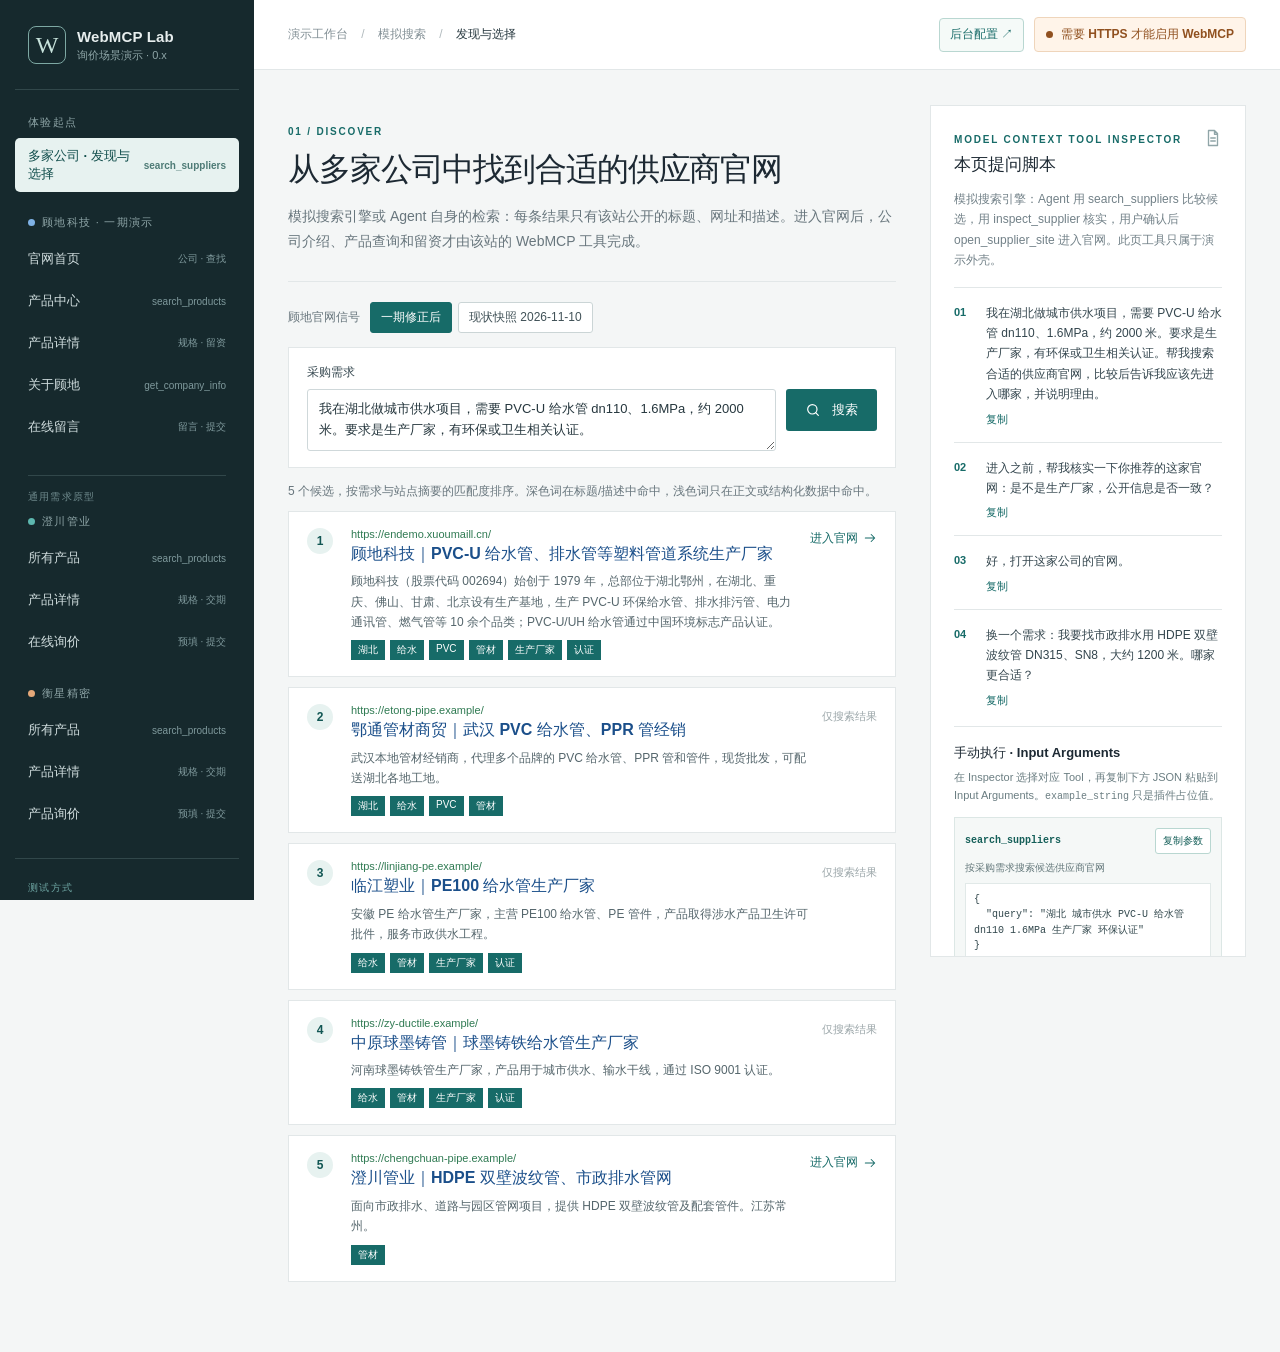
<file: index.html>
<!doctype html>
<html lang="zh-CN">
<head>
  <meta charset="utf-8">
  <meta name="viewport" content="width=device-width,initial-scale=1">
  <meta name="color-scheme" content="light">
  <title>官网询价 · WebMCP 业务演示</title>
  <link rel="stylesheet" href="./demo/styles.css">
  <script type="module" src="./demo/app.js"></script>
</head>
<body>
  <div id="app"></div>
</body>
</html>
</file>
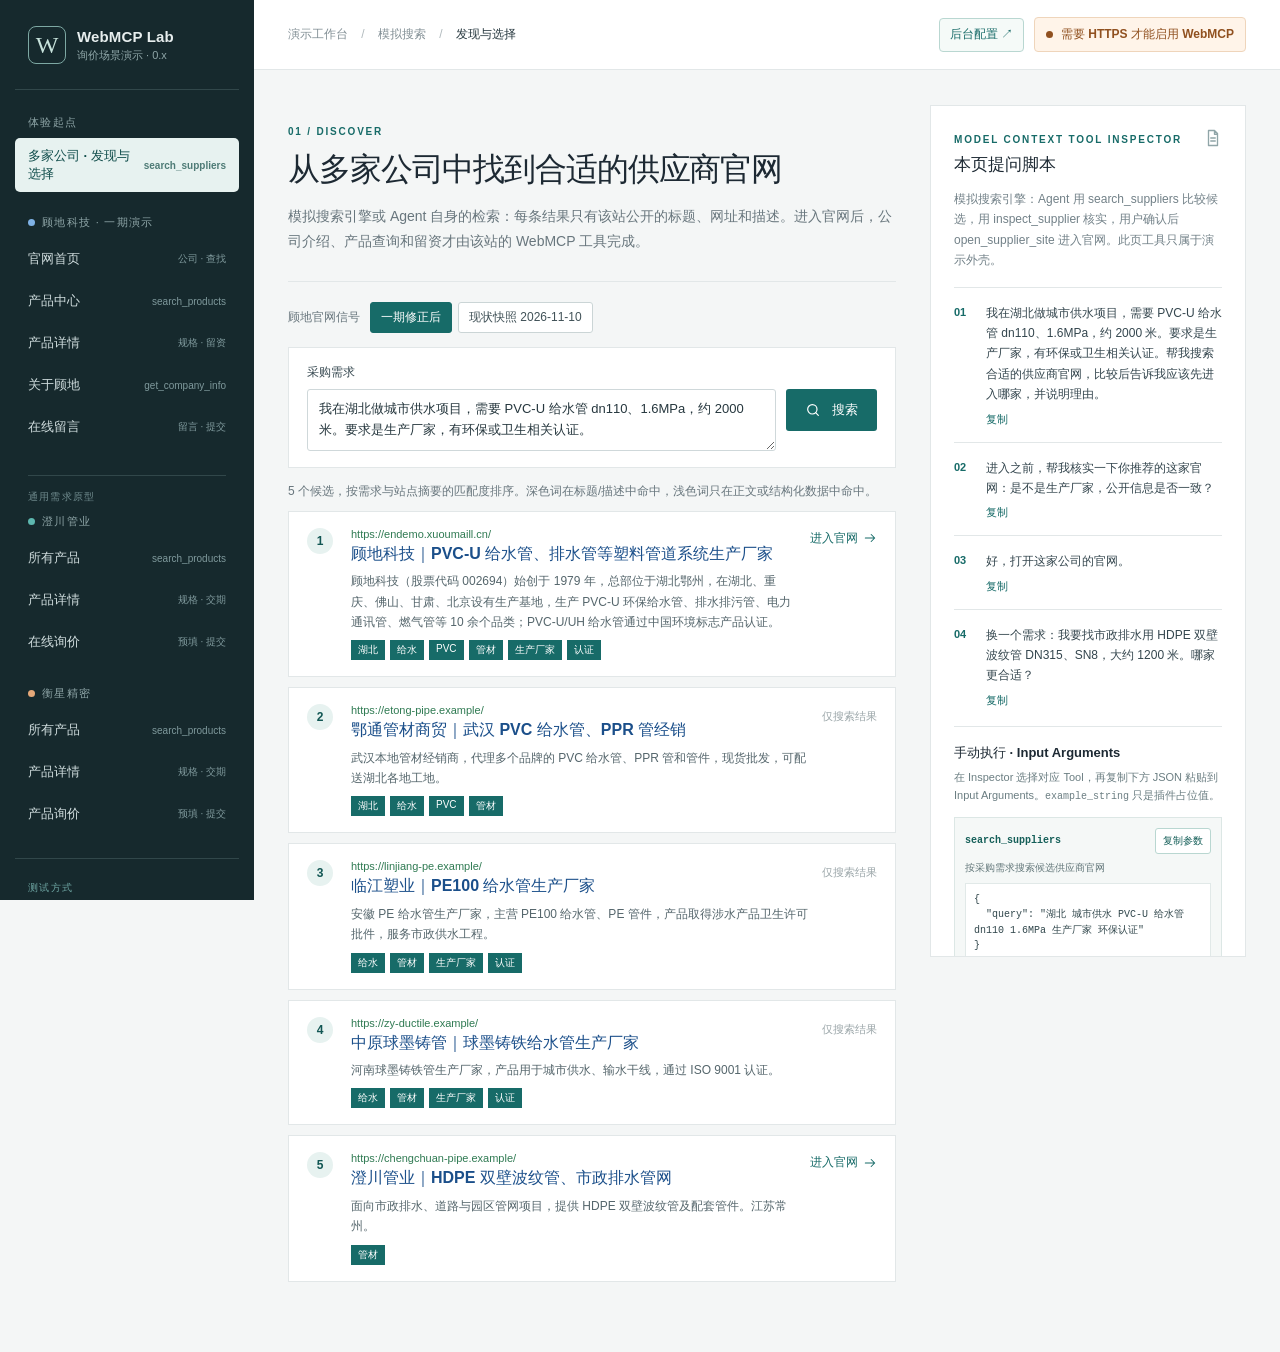
<file: demo/index.html>
<!doctype html>
<html lang="zh-CN">
<head>
  <meta charset="utf-8">
  <meta name="viewport" content="width=device-width,initial-scale=1">
  <meta name="color-scheme" content="light">
  <title>官网询价 · WebMCP 业务演示</title>
  <link rel="stylesheet" href="./styles.css">
  <script type="module" src="./app.js"></script>
</head>
<body>
  <div id="app"></div>
</body>
</html>
</file>
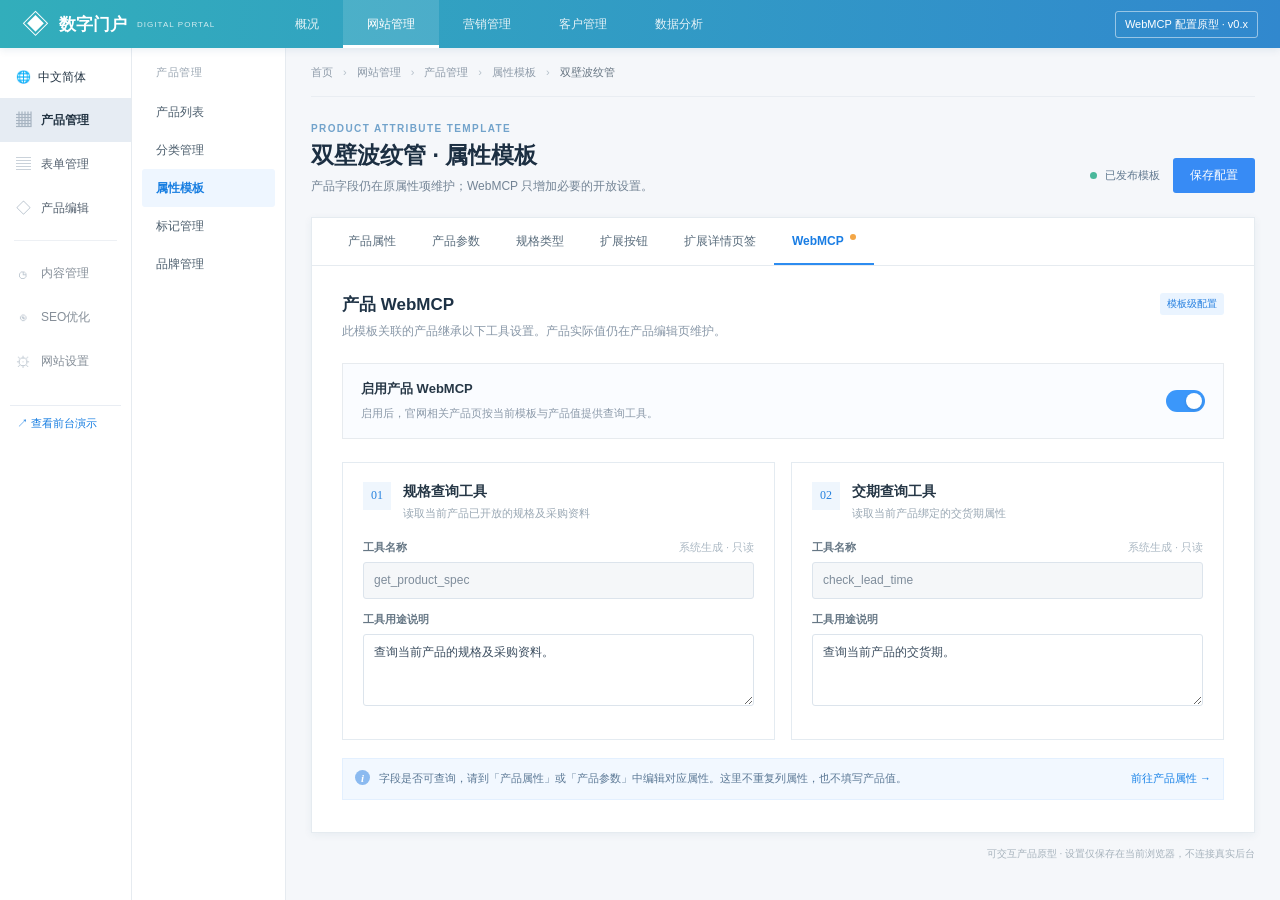
<file: demo/admin.html>
<!doctype html>
<html lang="zh-CN">
<head>
  <meta charset="utf-8">
  <meta name="viewport" content="width=device-width, initial-scale=1">
  <title>WebMCP 后台配置原型｜数字门户</title>
  <link rel="stylesheet" href="./admin.css">
  <script src="./admin.js" defer></script>
</head>
<body>
  <div class="app-shell">
    <header class="topbar">
      <div class="brand-mark" aria-hidden="true">◈</div>
      <strong class="brand">数字门户</strong>
      <span class="brand-en">DIGITAL PORTAL</span>
      <nav class="topnav" aria-label="主导航">
        <span>概况</span><span class="topnav-current">网站管理</span><span>营销管理</span><span>客户管理</span><span>数据分析</span>
      </nav>
      <span class="prototype-tag">WebMCP 配置原型 · v0.x</span>
    </header>

    <aside class="primary-nav" aria-label="后台功能">
      <div class="locale">🌐 <span>中文简体</span></div>
      <button class="primary-item active" data-screen="template"><span class="nav-icon">▦</span> 产品管理</button>
      <button class="primary-item" data-screen="form"><span class="nav-icon">▤</span> 表单管理</button>
      <button class="primary-item" data-screen="product"><span class="nav-icon">◇</span> 产品编辑</button>
      <div class="nav-divider"></div>
      <div class="nav-muted"><span class="nav-icon">◷</span> 内容管理</div>
      <div class="nav-muted"><span class="nav-icon">◉</span> SEO优化</div>
      <div class="nav-muted"><span class="nav-icon">⚙</span> 网站设置</div>
      <a class="front-link" href="./index.html?view=products&amp;site=pipe">↗ 查看前台演示</a>
    </aside>

    <aside class="secondary-nav" aria-label="当前模块菜单">
      <div class="secondary-group" data-nav-group="template">
        <div class="secondary-title">产品管理</div>
        <button data-screen="product">产品列表</button>
        <button>分类管理</button>
        <button class="selected" data-screen="template">属性模板</button>
        <button>标记管理</button>
        <button>品牌管理</button>
      </div>
      <div class="secondary-group" data-nav-group="product" hidden>
        <div class="secondary-title">产品管理</div>
        <button class="selected" data-screen="product">产品列表</button>
        <button>分类管理</button>
        <button data-screen="template">属性模板</button>
      </div>
      <div class="secondary-group" data-nav-group="form" hidden>
        <div class="secondary-title">表单管理</div>
        <button>在线留言</button>
        <button class="selected" data-screen="form">在线询价</button>
        <button>意向信息</button>
      </div>
    </aside>

    <main class="workspace" id="workspace">
      <section class="screen active-screen" id="screen-template" aria-labelledby="template-title">
        <div class="breadcrumb">首页 <span>›</span> 网站管理 <span>›</span> 产品管理 <span>›</span> 属性模板 <span>›</span> <strong>双壁波纹管</strong></div>
        <div class="page-header">
          <div><p class="eyebrow">PRODUCT ATTRIBUTE TEMPLATE</p><h1 id="template-title">双壁波纹管 · 属性模板</h1><p>产品字段仍在原属性项维护；WebMCP 只增加必要的开放设置。</p></div>
          <div class="header-actions"><span class="status"><i></i> 已发布模板</span><button class="button button-primary" data-save>保存配置</button></div>
        </div>
        <div class="content-card template-card">
          <div class="tabbar" role="tablist" aria-label="属性模板设置">
            <button role="tab" aria-selected="false" data-template-tab="attributes">产品属性</button>
            <button role="tab" aria-selected="false" data-template-tab="params">产品参数</button>
            <button role="tab" aria-selected="false" data-template-tab="types">规格类型</button>
            <button role="tab" aria-selected="false" data-template-tab="buttons">扩展按钮</button>
            <button role="tab" aria-selected="false" data-template-tab="details">扩展详情页签</button>
            <button role="tab" aria-selected="true" data-template-tab="webmcp">WebMCP <span class="new-dot"></span></button>
          </div>

          <div class="template-panel" data-template-panel="webmcp">
            <div class="section-topline"><div><h2>产品 WebMCP</h2><p>此模板关联的产品继承以下工具设置。产品实际值仍在产品编辑页维护。</p></div><span class="pill pill-blue">模板级配置</span></div>
            <div class="setting-row">
              <div><strong>启用产品 WebMCP</strong><p>启用后，官网相关产品页按当前模板与产品值提供查询工具。</p></div>
              <label class="switch"><input id="template-enabled" type="checkbox" data-persist checked aria-label="启用产品 WebMCP"><span></span></label>
            </div>
            <div id="template-tools">
              <div class="two-column">
                <article class="tool-card">
                  <div class="tool-heading"><span class="tool-number">01</span><div><h3>规格查询工具</h3><p>读取当前产品已开放的规格及采购资料</p></div></div>
                  <label>工具名称 <span class="readonly-note">系统生成 · 只读</span><input value="get_product_spec" readonly></label>
                  <label>工具用途说明 <textarea id="spec-description" rows="3" data-persist>查询当前产品的规格及采购资料。</textarea></label>
                </article>
                <article class="tool-card">
                  <div class="tool-heading"><span class="tool-number">02</span><div><h3>交期查询工具</h3><p>读取当前产品绑定的交货期属性</p></div></div>
                  <label>工具名称 <span class="readonly-note">系统生成 · 只读</span><input value="check_lead_time" readonly></label>
                  <label>工具用途说明 <textarea id="lead-description" rows="3" data-persist>查询当前产品的交货期。</textarea></label>
                </article>
              </div>
              <div class="inline-note"><span>i</span><p>字段是否可查询，请到「产品属性」或「产品参数」中编辑对应属性。这里不重复列属性，也不填写产品值。</p><button class="text-button" data-template-tab="attributes">前往产品属性 →</button></div>
            </div>
            <div class="disabled-panel" id="template-disabled" hidden><strong>产品 WebMCP 已关闭</strong><p>此模板关联产品不提供规格与交期查询工具。已有属性和产品资料保持原状。</p></div>
          </div>

          <div class="template-panel" data-template-panel="attributes" hidden>
            <div class="section-topline"><div><h2>产品属性</h2><p>沿用原有属性列表。在每个属性的原编辑窗口中增加「WebMCP 可查询」。</p></div><button class="button button-secondary" id="attr-help">+ 添加属性项</button></div>
            <div class="table-scroll">
              <table class="data-table attribute-table">
                <thead><tr><th>属性名</th><th>类型</th><th>单位</th><th>搜索</th><th>显示状态</th><th>WebMCP 可查询 <span class="new-dot"></span></th><th>操作</th></tr></thead>
                <tbody>
                  <tr data-attr="productName"><td><strong>产品名称</strong><small>productName</small></td><td>txt</td><td>—</td><td>可被搜索</td><td><span class="visible-tag">显示</span></td><td><span class="query-state">开放</span></td><td><button class="link-button attr-edit">编辑</button></td></tr>
                  <tr data-attr="model"><td><strong>型号</strong><small>model</small></td><td>txt</td><td>—</td><td>可被搜索</td><td><span class="visible-tag">显示</span></td><td><span class="query-state">开放</span></td><td><button class="link-button attr-edit">编辑</button></td></tr>
                  <tr data-attr="nominalDiameter"><td><strong>公称直径</strong><small>nominalDiameter</small></td><td>txt</td><td>mm</td><td>可被搜索</td><td><span class="visible-tag">显示</span></td><td><span class="query-state">开放</span></td><td><button class="link-button attr-edit">编辑</button></td></tr>
                  <tr data-attr="ringStiffness"><td><strong>环刚度</strong><small>ringStiffness</small></td><td>txt</td><td>—</td><td>可被搜索</td><td><span class="visible-tag">显示</span></td><td><span class="query-state">开放</span></td><td><button class="link-button attr-edit">编辑</button></td></tr>
                  <tr data-attr="standard"><td><strong>执行标准</strong><small>standard</small></td><td>txt</td><td>—</td><td>—</td><td><span class="visible-tag">显示</span></td><td><span class="query-state">开放</span></td><td><button class="link-button attr-edit">编辑</button></td></tr>
                  <tr data-attr="material"><td><strong>材质</strong><small>material</small></td><td>txt</td><td>—</td><td>可被搜索</td><td><span class="visible-tag">显示</span></td><td><span class="query-state">开放</span></td><td><button class="link-button attr-edit">编辑</button></td></tr>
                  <tr data-attr="leadTime"><td><strong>交货期</strong><small>leadTime</small></td><td>txt</td><td>—</td><td>—</td><td><span class="visible-tag">显示</span></td><td><span class="query-state">开放</span></td><td><button class="link-button attr-edit">编辑</button></td></tr>
                  <tr data-attr="testReport"><td><strong>第三方检测报告</strong><small>testReport</small></td><td>file</td><td>—</td><td>—</td><td><span class="visible-tag">显示</span></td><td><span class="query-state off">未开放</span></td><td><button class="link-button attr-edit">编辑</button></td></tr>
                </tbody>
              </table>
            </div>
            <div class="table-note">默认建议沿用原公开显示状态；运营可逐项调整。属性类型、名称、单位等仍由原属性编辑功能维护。</div>
          </div>
          <div class="template-panel placeholder-panel" data-template-panel="params" hidden><h2>产品参数</h2><p>原有参数列表保持现状。编辑参数时，同样提供「WebMCP 可查询」开关。</p><button class="button button-secondary" data-template-tab="attributes">查看属性编辑示例</button></div>
          <div class="template-panel placeholder-panel" data-template-panel="types" hidden><h2>规格类型</h2><p>该原有设置不需要增加 WebMCP 配置。</p></div>
          <div class="template-panel placeholder-panel" data-template-panel="buttons" hidden><h2>扩展按钮</h2><p>询价沿用产品详情页的原有按钮和目标表单，不在这里再绑定一套。</p></div>
          <div class="template-panel placeholder-panel" data-template-panel="details" hidden><h2>扩展详情页签</h2><p>该原有设置不需要增加 WebMCP 配置。</p></div>
        </div>
      </section>

      <section class="screen" id="screen-product" aria-labelledby="product-title" hidden>
        <div class="breadcrumb">首页 <span>›</span> 网站管理 <span>›</span> 产品管理 <span>›</span> 产品列表 <span>›</span> <strong>编辑产品</strong></div>
        <div class="page-header"><div><p class="eyebrow">PRODUCT EDITOR</p><h1 id="product-title">编辑产品资料</h1><p>这里填写每个产品自己的值，继承所属属性模板的 WebMCP 配置。</p></div><div class="header-actions"><span class="status"><i></i> 已发布</span><button class="button button-primary" data-save>保存产品</button></div></div>
        <div class="content-card product-editor">
          <div class="product-heading"><div class="product-thumb">∿</div><div><strong>HDPE 双壁波纹管 DN315 / SN8</strong><p>属性模板：双壁波纹管 <button class="link-button" data-screen="template">查看模板配置 →</button></p></div></div>
          <div class="form-grid">
            <label>产品名称<input id="product-name" data-persist value="HDPE 双壁波纹管 DN315 / SN8"></label>
            <label>产品型号<input id="product-model" data-persist value="CC-HDPE-DN315-SN8"></label>
            <label>公称直径<input id="product-diameter" data-persist value="DN315"></label>
            <label>环刚度<input id="product-stiffness" data-persist value="SN8"></label>
            <label>执行标准<input id="product-standard" data-persist value="GB/T 19472.1"></label>
            <label>材质<input id="product-material" data-persist value="HDPE"></label>
            <label>交货期<input id="product-lead" data-persist value="预计 18 个工作日"><small>交期工具读取此值；不代表本次数量和目标日期已确认。</small></label>
            <label>第三方检测报告<input id="product-report" data-persist value="" placeholder="尚未维护文件"><small>该属性当前未开放给 WebMCP 查询。</small></label>
          </div>
          <div class="inline-note"><span>i</span><p>本页不再设置产品 WebMCP 总开关或逐字段开放状态。缺值在这里补充；字段含义或开放状态在属性模板的原属性项中调整。</p></div>
        </div>
      </section>

      <section class="screen" id="screen-form" aria-labelledby="form-title" hidden>
        <div class="breadcrumb">首页 <span>›</span> 网站管理 <span>›</span> 表单管理 <span>›</span> 在线询价 <span>›</span> <strong>表单设置</strong></div>
        <div class="page-header"><div><p class="eyebrow">FORM BUILDER</p><h1 id="form-title">在线询价 · 表单设置</h1><p>沿用现有表单页面与字段，在设置面板中新增独立的 WebMCP Tab。</p></div><div class="header-actions"><span class="status"><i></i> 已发布表单</span><button class="button button-primary" data-save>保存表单</button></div></div>
        <div class="builder">
          <div class="builder-canvas">
            <div class="canvas-toolbar"><span><strong>在线询价</strong> / 页面预览</span><span class="canvas-mode">模块编辑　　设计　　智能匹配</span></div>
            <div class="form-preview">
              <div class="preview-selection"><span>表单容器</span>　在线询价</div>
              <div class="preview-lines"><div class="preview-table-head"><span>商品名称</span><span>期望价格</span><span>预订数量</span><span>操作</span></div><div class="preview-table-body"><span class="preview-product">HDPE 双壁波纹管 DN315 / SN8　⌄</span><span class="preview-input">请输入期望价格</span><span class="preview-input">请输入预订数量</span><span class="preview-link">移除</span></div></div>
              <button class="add-row-preview">添加一行</button>
              <div class="preview-separator"></div>
              <label>姓名 <em>*</em><input placeholder="请输入姓名" readonly></label>
              <label>手机 <em>*</em><input placeholder="请输入手机号" readonly></label>
              <label>邮箱 <em>*</em><input placeholder="请输入邮箱" readonly></label>
              <label>询价内容 <em>*</em><textarea placeholder="请输入询价内容" readonly></textarea></label>
              <button class="preview-submit" type="button">提交询价</button>
            </div>
          </div>
          <aside class="settings-panel" aria-label="表单设置面板">
            <div class="settings-head"><strong>数据编辑</strong><span>表单容器 / 在线询价</span></div>
            <div class="settings-layout">
              <div class="settings-tabs" role="tablist" aria-label="表单设置项目">
                <button role="tab" aria-selected="false" data-form-tab="basic">表单设置</button>
                <button role="tab" aria-selected="false" data-form-tab="rules">表单规则</button>
                <button role="tab" aria-selected="false" data-form-tab="limits">提交限制</button>
                <button role="tab" aria-selected="false" data-form-tab="sync">数据同步</button>
                <button role="tab" aria-selected="false" data-form-tab="notify">表单通知</button>
                <button role="tab" aria-selected="true" data-form-tab="webmcp">WebMCP <span class="new-dot"></span></button>
              </div>
              <div class="settings-content">
                <div data-form-panel="webmcp">
                  <div class="settings-section-head"><div><h2>WebMCP</h2><p>让 Agent 理解、预填并在用户确认后提交本表单</p></div><span class="pill pill-blue">新增</span></div>
                  <div class="setting-row compact"><div><strong>启用 WebMCP</strong><p>启用后，前台实际打开此表单时提供预填和提交工具；提交仍需用户确认，回执来自原表单提交结果。本演示表单已启用；新建表单默认关闭。</p></div><label class="switch"><input id="form-enabled" type="checkbox" data-persist checked aria-label="启用表单 WebMCP"><span></span></label></div>
                  <div id="form-config">
                    <div class="field-section-title"><div><h3>字段描述</h3><p>按现有字段名与占位文字生成；只编辑第三列。</p></div><span>7 个字段</span></div>
                    <div class="field-table-wrap"><table class="field-table"><thead><tr><th>字段名称</th><th>占位文字</th><th>WebMCP 描述 <span class="editable-mark">可编辑</span></th></tr></thead><tbody>
                      <tr><td>相关项<small>商品子表 · 可编辑时</small></td><td class="muted">无</td><td><textarea id="desc-related" aria-label="相关项 WebMCP 描述" data-persist data-default="相关项" rows="2">相关项</textarea></td></tr>
                      <tr><td>期望价格<small>商品子表</small></td><td>请输入期望价格</td><td><textarea id="desc-price" aria-label="期望价格 WebMCP 描述" data-persist data-default="期望价格：请输入期望价格" rows="2">期望价格：请输入期望价格</textarea></td></tr>
                      <tr><td>预订数量<small>商品子表</small></td><td>请输入预订数量</td><td><textarea id="desc-quantity" aria-label="预订数量 WebMCP 描述" data-persist data-default="预订数量：请输入预订数量" rows="2">预订数量：请输入预订数量</textarea></td></tr>
                      <tr><td>姓名</td><td>请输入姓名</td><td><textarea id="desc-name" aria-label="姓名 WebMCP 描述" data-persist data-default="姓名：请输入姓名" rows="2">姓名：请输入姓名</textarea></td></tr>
                      <tr><td>手机</td><td>请输入手机号</td><td><textarea id="desc-phone" aria-label="手机 WebMCP 描述" data-persist data-default="手机：请输入手机号" rows="2">手机：请输入手机号</textarea></td></tr>
                      <tr><td>邮箱</td><td>请输入邮箱</td><td><textarea id="desc-email" aria-label="邮箱 WebMCP 描述" data-persist data-default="邮箱：请输入邮箱" rows="2">邮箱：请输入邮箱</textarea></td></tr>
                      <tr><td>询价内容</td><td>请输入询价内容</td><td><textarea id="desc-content" aria-label="询价内容 WebMCP 描述" data-persist data-default="询价内容：请输入询价内容" rows="2">询价内容：请输入询价内容</textarea></td></tr>
                    </tbody></table></div>
                    <div class="field-actions"><button class="text-button" id="reset-descriptions">恢复默认描述</button><span>只更新工具参数 description，不改变前台占位文字。</span></div>
                    <div class="inline-note form-note"><span>i</span><p>字段类型、必填、选项、校验和商品行仍读取原表单定义；提交由用户在原页面完成。这里不额外配置工具名称、参数类型或提交动作。</p></div>
                  </div>
                  <div class="disabled-panel" id="form-disabled" hidden><strong>表单 WebMCP 已关闭</strong><p>开启后才显示字段描述表格。原表单仍可供用户正常填写与提交。</p></div>
                </div>
                <div class="existing-panel" data-form-panel="basic" hidden><h2>表单设置</h2><label>所属应用<input value="在线询价" readonly></label><label>表单名称<input value="在线询价" readonly></label><label>表单英文名<input value="Inquirys" readonly></label><p>以上为原有设置示意。WebMCP 配置已移到独立 Tab。</p></div>
                <div class="existing-panel" data-form-panel="rules" hidden><h2>表单规则</h2><p>沿用现有表单规则；WebMCP 不增加另一套必填或校验配置。</p></div>
                <div class="existing-panel" data-form-panel="limits" hidden><h2>提交限制</h2><p>沿用现有提交限制。</p></div>
                <div class="existing-panel" data-form-panel="sync" hidden><h2>数据同步</h2><p>沿用现有数据同步设置。</p></div>
                <div class="existing-panel" data-form-panel="notify" hidden><h2>表单通知</h2><p>沿用现有表单通知设置。</p></div>
              </div>
            </div>
          </aside>
        </div>
      </section>
      <p class="prototype-foot">可交互产品原型 · 设置仅保存在当前浏览器，不连接真实后台</p>
    </main>
  </div>

  <dialog id="attribute-dialog" aria-labelledby="dialog-title">
    <form method="dialog" id="attribute-form">
      <div class="dialog-head"><div><p class="eyebrow">ATTRIBUTE EDITOR</p><h2 id="dialog-title">编辑属性</h2></div><button class="dialog-close" value="cancel" aria-label="关闭">×</button></div>
      <label>属性名称<input id="dialog-name" readonly></label>
      <label>字段标识<input id="dialog-key" readonly></label>
      <div class="dialog-original"><strong>原属性设置</strong><p>类型、单位、搜索及显示状态仍在现有编辑功能中维护。</p></div>
      <div class="dialog-toggle"><div><strong>WebMCP 可查询 <span class="pill pill-blue">新增</span></strong><p>开启后，该属性的当前产品值可进入官网页面工具结果；仍需满足访问权限。</p></div><label class="switch"><input type="checkbox" id="dialog-query" aria-label="WebMCP 可查询"><span></span></label></div>
      <div class="dialog-actions"><button class="button button-secondary" value="cancel">取消</button><button class="button button-primary" id="dialog-confirm" value="default">确定</button></div>
    </form>
  </dialog>
  <div class="toast" id="toast" role="status" aria-live="polite"></div>
</body>
</html>
</file>
<file: demo/styles.css>
:root{font-family:Inter,-apple-system,BlinkMacSystemFont,"PingFang SC","Microsoft YaHei",sans-serif;color:#1d2933;background:#f4f6f6;font-synthesis:none;--surface:#fff;--line:#e2e7e8;--muted:#68767d;--ink:#1d2933;--accent:#176b68;--accent-dark:#115653;--accent-soft:#e7f2f0;--focus:#177cbb}
*{box-sizing:border-box}body{margin:0}button,input,select,textarea{font:inherit}button,a{touch-action:manipulation}button{cursor:pointer}a{text-decoration:none;color:inherit}a:focus-visible,button:focus-visible,input:focus-visible,select:focus-visible,textarea:focus-visible{outline:3px solid var(--focus);outline-offset:2px}svg{flex:none}h1,h2,h3,p{margin-top:0}.sr-only{position:absolute;width:1px;height:1px;padding:0;margin:-1px;overflow:hidden;clip:rect(0,0,0,0);white-space:nowrap;border:0}
body[data-site=bearing]{--accent:#a5512d;--accent-dark:#803c1f;--accent-soft:#faeee8}body[data-site=neutral]{--accent:#176b68}
.top-actions{display:flex;align-items:center;gap:10px;flex:none}.admin-link{display:inline-flex;align-items:center;min-height:34px;padding:7px 10px;border:1px solid #b9d7d1;border-radius:4px;background:#f5faf8;color:#176b68;font-size:12px;font-weight:700;white-space:nowrap}.admin-link:hover{background:#e7f2f0;border-color:#7fb8ad}
@media(max-width:700px){.admin-link{font-size:11px;padding:6px 8px;min-height:30px}}@media(max-width:480px){.topbar .crumb{display:none}.topbar{justify-content:flex-end}}
#app{min-height:100vh;display:grid;grid-template-columns:254px minmax(0,1fr)}.sidebar{background:#16292d;color:#e7eeee;min-height:100vh;padding:25px 15px;display:flex;flex-direction:column;position:sticky;top:0;height:100vh;overflow-y:auto}.side-logo{display:flex;align-items:center;gap:11px;padding:1px 13px 25px;border-bottom:1px solid #31474a;margin-bottom:25px}.logo-mark{width:38px;height:38px;border:1px solid #7da8a3;border-radius:8px;display:grid;place-items:center;font-family:Georgia,serif;font-size:24px;color:#c7e2db}.side-logo strong{display:block;font-size:15px;letter-spacing:.01em}.side-logo span:not(.logo-mark){display:block;color:#8ea5a7;font-size:11px;margin-top:3px}.nav-group{margin-bottom:23px}.nav-group>p{display:flex;align-items:center;gap:7px;color:#8ea5a7;font-size:11px;letter-spacing:.12em;text-transform:uppercase;margin:0 13px 8px}.nav-dot{width:7px;height:7px;border-radius:50%}.pipe-dot{background:#5db7af}.bearing-dot{background:#e5a879}.nav-item{min-height:42px;border-radius:5px;display:flex;align-items:center;justify-content:space-between;gap:8px;padding:9px 13px;color:#d0ddde;font-size:13px}.nav-item small{font-size:10px;color:#7f999c;white-space:nowrap}.nav-item:hover{background:#294347}.nav-item.active{background:#e7f2f0;color:#104d4b;font-weight:700}.nav-item.active small{color:#4e7b76}.sidebar-bottom{margin-top:auto;border-top:1px solid #31474a;padding:19px 13px 0;font-size:12px;line-height:1.6;color:#9cb2b4}.mini-label{text-transform:uppercase;letter-spacing:.14em;font-size:10px;color:#6fa7a4}.sidebar-bottom p{margin:7px 0 13px}.sidebar-bottom a{color:#b9e5df;display:inline-flex;gap:5px;align-items:center}.sidebar-bottom svg{width:14px;height:14px}
.workspace{min-width:0}.topbar{height:70px;background:#fff;border-bottom:1px solid var(--line);display:flex;align-items:center;justify-content:space-between;padding:0 34px;gap:20px}.crumb{font-size:12px;color:#839096;white-space:nowrap;overflow:hidden;text-overflow:ellipsis}.crumb span{padding:0 10px;color:#b1babd}.crumb strong{color:#283940;font-weight:600}.tool-badge{display:inline-flex;align-items:center;gap:8px;border:1px solid;border-radius:4px;padding:8px 11px;font-size:12px;font-weight:700;white-space:nowrap}.tool-badge.ready{color:#12635b;background:#e9f5ef;border-color:#b9dccc}.tool-badge.neutral{color:#6a777a;background:#f3f5f5;border-color:#dbe1e2}.tool-badge.unsupported{color:#90501f;background:#fff4e9;border-color:#efd5bb}.tool-badge.pending{color:#466971;background:#eef4f4;border-color:#d4e1e2}.badge-dot,.pulse{width:7px;height:7px;background:currentColor;border-radius:50%}.pulse{animation:pulse 1s ease-in-out infinite}@keyframes pulse{50%{opacity:.3}}
main{max-width:1580px;margin:auto;padding:35px 34px 70px}.page-grid{display:grid;grid-template-columns:minmax(0,1fr) 316px;gap:34px;align-items:start}.content-column{min-width:0}.eyebrow{font-size:10px;letter-spacing:.18em;color:var(--accent);font-weight:800;text-transform:uppercase}.intro-band{padding:16px 0 27px;border-bottom:1px solid var(--line)}.intro-band h1{font-size:32px;letter-spacing:-.035em;line-height:1.3;margin:10px 0 13px}.intro-band p,.page-title p{color:var(--muted);font-size:14px;line-height:1.8;max-width:660px;margin-bottom:0}.site-choice{display:grid;grid-template-columns:repeat(2,minmax(0,1fr));gap:18px;margin-top:24px}.site-card{background:#fff;border:1px solid var(--line);border-top:3px solid #25817c;padding:25px;min-height:390px;display:flex;flex-direction:column}.site-card.bearing{border-top-color:#ac5731}.site-card-top{display:flex;justify-content:space-between;align-items:start}.site-symbol{display:grid;place-items:center;width:47px;height:47px;border:1px solid #b7d8d4;background:#eaf4f1;color:#176b68;font-size:17px;font-weight:800;letter-spacing:-.07em}.bearing .site-symbol{border-color:#e7c8b8;background:#fbf0e9;color:#a5512d}.site-tag{font-size:11px;color:#7c898e;border:1px solid var(--line);padding:5px 8px}.site-overline{font-size:10px;letter-spacing:.13em;color:#88979a;margin:26px 0 5px}.site-card h2{font-size:25px;margin:0 0 5px}.site-category{font-size:13px;color:var(--accent);font-weight:700;margin:0 0 16px}.bearing .site-category{color:#a5512d}.site-summary{font-size:13px;line-height:1.75;color:#596a70;margin-bottom:24px;min-height:46px}.site-facts{border-top:1px solid var(--line);padding-top:14px;display:flex;align-items:center;justify-content:space-between;color:#7c8b90;font-size:12px;margin-top:auto;margin-bottom:19px;gap:8px}.site-facts span{display:flex;align-items:center;gap:5px}.site-facts svg{width:15px;height:15px}.button{display:inline-flex;align-items:center;justify-content:center;gap:11px;min-height:42px;padding:10px 18px;border:1px solid transparent;border-radius:3px;font-size:13px;font-weight:700;white-space:nowrap}.button-primary{background:var(--accent);color:#fff}.button-primary:hover{background:var(--accent-dark)}.bearing .button-primary{background:#a5512d}.bearing .button-primary:hover{background:#803c1f}.button-secondary{background:#fff;border-color:#cbd5d6;color:#405157}.button-secondary:hover{background:#f5f8f8}.site-card .button{align-self:flex-start}.button svg{width:16px;height:16px}.button-wide{min-width:185px}.info-strip,.inline-note{display:flex;align-items:flex-start;gap:12px;background:#edf3f3;color:#526970;padding:15px 17px;font-size:12px;line-height:1.65;margin-top:22px}.info-strip p{margin:3px 0 0}.info-icon{width:20px;height:20px;border-radius:50%;background:#527d80;color:#fff;display:grid;place-items:center;font-family:Georgia,serif;font-style:italic;font-size:13px;flex:none}.inline-note svg{color:var(--accent);margin-top:1px}
.prompt-panel{background:#fff;border:1px solid var(--line);padding:23px;position:sticky;top:24px;max-height:calc(100vh - 48px);overflow:auto}.panel-heading{display:flex;justify-content:space-between;align-items:start;gap:10px}.panel-heading svg{color:#90a5a8}.panel-heading h2{font-size:17px;margin:6px 0 0}.panel-intro{color:#728188;font-size:12px;line-height:1.7;margin:13px 0 16px}.prompt-item{border-top:1px solid var(--line);padding:15px 0;display:grid;grid-template-columns:25px 1fr;gap:7px}.prompt-item>span{font-size:11px;font-weight:700;color:var(--accent);padding-top:3px}.prompt-item p{font-size:12px;line-height:1.7;margin:0;color:#34464e}.copy-prompt{grid-column:2;justify-self:start;border:0;background:none;color:var(--accent);font-size:11px;font-weight:700;padding:0}.copy-prompt:hover{text-decoration:underline}.panel-foot{border-top:1px solid var(--line);padding-top:15px;color:#819094;font-size:11px;line-height:1.6}
.manual-tools{border-top:1px solid var(--line);padding-top:17px;margin-top:3px}.manual-tools h3{font-size:13px;margin:0 0 6px}.manual-tools>p{font-size:11px;line-height:1.65;color:#6b7e82;margin:0 0 11px}.manual-tools code,.manual-card pre{font-family:ui-monospace,SFMono-Regular,Menlo,monospace}.manual-tools code{font-size:10px}.manual-card{background:#f5f8f7;border:1px solid #dce7e5;padding:10px;margin-bottom:9px}.manual-card-head{display:flex;justify-content:space-between;align-items:center;gap:8px}.manual-card-head code{color:#155f59;font-weight:700;overflow-wrap:anywhere}.copy-args{border:1px solid #b9d7d1;background:#fff;border-radius:3px;color:#155f59;font-size:10px;font-weight:700;padding:5px 7px;white-space:nowrap}.copy-args:hover{background:#e7f2f0}.manual-card p{font-size:10px;color:#63777a;margin:6px 0 0;line-height:1.5}.manual-card pre{font-size:10px;line-height:1.55;white-space:pre-wrap;overflow-wrap:anywhere;color:#31474c;background:#fff;border:1px solid #e1e9e8;padding:8px;margin:8px 0 0;user-select:text}.manual-card .manual-unavailable{color:#9b6635}
.site-identity{display:flex;align-items:center;gap:11px;margin-bottom:28px}.brand-square{display:grid;place-items:center;width:39px;height:39px;border:1px solid var(--accent);color:var(--accent);font-weight:900;letter-spacing:-.09em}.site-identity div{display:flex;flex-direction:column}.site-identity div span{font-size:9px;letter-spacing:.11em;color:#86969a}.site-identity div strong{font-size:15px;line-height:1.3}.site-identity small{margin-left:auto;color:#879498;font-size:11px}.page-title{border-bottom:1px solid var(--line);padding-bottom:23px;margin-bottom:23px}.page-title h1{font-size:30px;letter-spacing:-.03em;margin:8px 0 9px}.catalog-block,.spec-block,.quote-items,.contact-section{background:#fff;border:1px solid var(--line)}.section-head{padding:20px 23px;border-bottom:1px solid var(--line);display:flex;align-items:center;justify-content:space-between;gap:16px}.section-head h2{font-size:17px;margin:4px 0 0}.section-head p{font-size:11px;color:#879498;margin:4px 0 0}.section-icon{color:#8da3a3}.section-icon svg{width:20px;height:20px}.search-box{display:flex;border:1px solid #cad4d6;border-radius:3px;width:min(290px,45%);height:37px}.search-box:focus-within{border-color:var(--accent)}.search-box input{border:0;outline:0;min-width:0;padding:8px 10px;flex:1;font-size:12px}.search-box button{width:37px;border:0;background:#f5f8f8;display:grid;place-items:center;color:#587073}.search-box svg{width:16px;height:16px}.product-list{padding:0 23px}.product-card{display:grid;grid-template-columns:63px 1fr auto;gap:17px;align-items:center;padding:22px 0;border-bottom:1px solid var(--line)}.product-card:last-child{border-bottom:0}.product-symbol{width:61px;height:61px;display:grid;place-items:center;color:var(--accent);background:var(--accent-soft);font-size:39px;font-family:Georgia,serif}.product-copy{min-width:0}.product-kicker{color:#889599;font-size:10px;letter-spacing:.04em;margin:0 0 4px}.product-copy h3{font-size:15px;margin:0 0 6px}.product-copy>p:not(.product-kicker){font-size:12px;color:#6b7a80;line-height:1.5;margin:0 0 10px}.chips{display:flex;flex-wrap:wrap;gap:5px}.chips span,.detail-highlights span{font-size:10px;color:#537074;background:#eef4f3;padding:4px 7px}.text-link{display:flex;align-items:center;gap:5px;color:var(--accent);font-weight:700;font-size:12px;white-space:nowrap}.text-link:hover{text-decoration:underline}.text-link svg{width:14px;height:14px}.empty-state{padding:30px;color:#728187;text-align:center;font-size:13px}
.catalog-status{margin:0;padding:10px 23px;background:var(--accent-soft);color:var(--accent-dark);font-size:12px;border-bottom:1px solid var(--line)}
.breadcrumb{display:flex;align-items:center;gap:6px;color:#89969a;font-size:11px;margin:-4px 0 20px;white-space:nowrap;overflow:hidden}.breadcrumb a:hover{color:var(--accent);text-decoration:underline}.breadcrumb strong{color:#3b4c52;overflow:hidden;text-overflow:ellipsis}.breadcrumb svg{width:13px;height:13px}.detail-hero{display:grid;grid-template-columns:minmax(220px,43%) 1fr;background:#fff;border:1px solid var(--line);margin-bottom:22px;min-height:350px}.detail-visual{background:repeating-linear-gradient(135deg,#e7efed,#e7efed 12px,#e2ebe8 12px,#e2ebe8 24px);display:flex;flex-direction:column;align-items:center;justify-content:center;color:var(--accent);gap:8px;overflow:hidden}.detail-visual>span{font-family:Georgia,serif;font-size:130px;line-height:1}.detail-visual small{font-size:11px;letter-spacing:.13em;color:#708986}.detail-copy{padding:36px 35px}.detail-copy h1{font-size:27px;line-height:1.35;letter-spacing:-.02em;margin:8px 0 8px}.detail-model{color:#7e8d91;font-size:11px;letter-spacing:.04em}.detail-intro{font-size:13px;color:#586b70;line-height:1.75;margin:22px 0 18px}.detail-highlights{display:flex;flex-wrap:wrap;gap:6px;margin-bottom:27px}.button-hint{color:#97a3a6;font-size:11px;margin:9px 0 0}.spec-block dl{margin:0;padding:0 23px}.spec-row{display:grid;grid-template-columns:37% 1fr;padding:14px 0;border-bottom:1px solid var(--line);font-size:13px}.spec-row:last-child{border-bottom:0}.spec-row dt{color:#77868b}.spec-row dd{margin:0;font-weight:650}.spec-row dd small{font-weight:400;color:#87969a}
.quote-title{margin-bottom:19px}.quote-items{margin-bottom:18px;padding-bottom:15px}.quote-items .section-head{border-bottom:0}.item-table{margin:0 23px;border:1px solid var(--line)}.item-table-head,.item-row{display:grid;grid-template-columns:minmax(150px,1.4fr) minmax(115px,1fr) minmax(115px,1fr) 54px;align-items:center;gap:10px}.item-table-head{background:#f3f5f5;color:#637278;padding:10px 13px;font-size:11px}.item-row{padding:11px 13px;border-top:1px solid var(--line)}.item-row select,.item-row input,.field input,.field textarea{width:100%;border:1px solid #cfd8da;background:#fff;border-radius:3px;color:#26373e;outline:0}.item-row select,.item-row input{min-height:37px;padding:8px;font-size:12px}.item-product small{display:block;margin-top:5px;color:#9aa7a9;font-size:10px}.remove-row{border:0;background:none;color:var(--accent);font-size:11px}.remove-row:hover{text-decoration:underline}.subtle-button{margin:13px 23px 0;border:1px solid #cbd5d6;background:#fff;border-radius:3px;padding:7px 12px;color:#53666a;font-size:11px}.subtle-button:hover{border-color:var(--accent);color:var(--accent)}.row-help{margin:9px 23px 0;color:#9aa5a8;font-size:10px}.single-product{display:flex;align-items:center;gap:13px;background:#eef2f1;border:1px solid var(--line);padding:14px 18px;margin-bottom:18px}.small-symbol{width:38px;height:38px;background:#fff;display:grid;place-items:center;color:var(--accent);font-size:24px}.single-product div:last-child{display:flex;flex-direction:column;gap:3px}.single-product span,.single-product small{font-size:10px;color:#859498}.single-product strong{font-size:13px}.contact-section .field-grid{padding:24px;display:grid;grid-template-columns:1fr 1fr;gap:20px}.field{min-width:0}.field:last-child:nth-child(odd),.field:has(textarea){grid-column:1/-1}.field label{display:block;font-size:12px;color:#35474f;font-weight:650;margin-bottom:8px}.required{color:#b64b3a}.field input,.field textarea{padding:10px 12px;font-size:12px;min-height:41px;resize:vertical}.field input:focus,.field textarea:focus,.item-row input:focus,.item-row select:focus{border-color:var(--accent)}.field input[aria-invalid=true],.field textarea[aria-invalid=true]{border-color:#ba4a3b}.field-error{font-size:11px;color:#b23e31;margin:5px 0 0;min-height:0}.field-error:empty{display:none}.form-actions{display:flex;gap:9px;align-items:center;margin:19px 0}.form-status{padding:13px 16px;margin-top:15px;border:1px solid;font-size:12px;line-height:1.6}.form-status.ready{background:#e9f5ef;border-color:#b9dccc;color:#245b51}.form-status.success{background:#e9f5ef;border-color:#b9dccc;color:#245b51}.form-status.error{background:#fff1eb;border-color:#e6c4b4;color:#8f4b33}.form-status.info{background:#eef4f4;border-color:#d4e1e2;color:#4b696f}
@media(max-width:1200px){.page-grid{grid-template-columns:minmax(0,1fr) 270px;gap:22px}main{padding:27px 22px 55px}.topbar{padding:0 22px}.site-choice{gap:12px}.site-card{padding:20px}.detail-copy{padding:27px 24px}}
@media(max-width:1000px){#app{grid-template-columns:210px minmax(0,1fr)}.sidebar{padding:20px 11px}.page-grid{grid-template-columns:1fr}.prompt-panel{position:static;max-height:none;overflow:visible}.site-choice{grid-template-columns:repeat(2,minmax(0,1fr))}}
@media(max-width:700px){#app{display:block}.sidebar{position:static;height:auto;min-height:0;padding:13px}.side-logo{padding:0 5px 10px;margin-bottom:10px}.nav-group{margin-bottom:8px}.nav-group>p{margin-bottom:4px}.nav-group .nav-item{display:inline-flex;margin:0 2px 4px 0;min-height:34px;padding:7px 10px}.nav-item small,.sidebar-bottom{display:none}.topbar{height:55px;padding:0 15px}.crumb{font-size:11px}.tool-badge{font-size:10px;padding:6px 7px}main{padding:20px 15px 50px}.intro-band h1{font-size:26px}.site-choice{grid-template-columns:1fr}.site-card{min-height:0}.site-summary{min-height:0}.detail-hero{grid-template-columns:1fr}.detail-visual{min-height:190px}.detail-visual>span{font-size:90px}.detail-copy{padding:24px}.item-table{overflow-x:auto}.item-table-head,.item-row{min-width:590px}.contact-section .field-grid{grid-template-columns:1fr;padding:18px}.field:has(textarea){grid-column:auto}.product-card{grid-template-columns:50px 1fr;gap:10px}.product-symbol{width:50px;height:50px}.product-card .text-link{grid-column:2}.search-box{width:100%;max-width:270px}.section-head{padding:17px;flex-wrap:wrap}.product-list{padding:0 17px}}
body[data-site=goody]{--accent:#1f5f9e;--accent-dark:#174a7c;--accent-soft:#e8f0f8}.goody-dot{background:#7fb2e6}.nav-section{color:#6f8a8d;font-size:10px;letter-spacing:.12em;margin:4px 13px 10px;border-top:1px solid #31474a;padding-top:14px}.sidebar-bottom a+a{margin-top:6px}.sidebar-bottom a{display:flex}
.meta-toggle{display:flex;align-items:center;flex-wrap:wrap;gap:6px;margin:20px 0 14px;font-size:12px;color:#68767d}.meta-toggle>span{margin-right:4px;font-weight:700}.meta-toggle a{border:1px solid #cbd5d6;background:#fff;border-radius:3px;padding:6px 10px;color:#405157}.meta-toggle a.active{background:var(--accent);border-color:var(--accent);color:#fff;font-weight:700}
.supplier-search{background:#fff;border:1px solid var(--line);padding:16px 18px}.supplier-search label{display:block;font-size:12px;font-weight:700;color:#35474f;margin-bottom:8px}.supplier-search div{display:flex;gap:10px;align-items:stretch}.supplier-search textarea{flex:1;min-width:0;border:1px solid #cfd8da;border-radius:3px;padding:9px 11px;font-size:13px;line-height:1.6;resize:vertical;color:#26373e}.supplier-search textarea:focus{border-color:var(--accent);outline:0}.supplier-search .button{align-self:flex-start}
.serp-status{font-size:12px;color:#68767d;margin:14px 0 10px;line-height:1.6}.serp-list{display:flex;flex-direction:column;gap:10px}.serp-item{display:grid;grid-template-columns:30px minmax(0,1fr) auto;gap:14px;align-items:start;background:#fff;border:1px solid var(--line);padding:16px 18px;transition:border-color .2s,box-shadow .2s}.serp-item.inspected{border-color:var(--accent);box-shadow:0 0 0 3px var(--accent-soft)}.serp-rank{width:26px;height:26px;border-radius:50%;background:var(--accent-soft);color:var(--accent-dark);display:grid;place-items:center;font-size:12px;font-weight:800}.serp-url{font-size:11px;color:#2f7a52;margin:0 0 3px;overflow-wrap:anywhere}.serp-item h3{font-size:16px;color:#1b4f8a;margin:0 0 6px;line-height:1.4}.serp-snippet{font-size:12px;color:#55666c;line-height:1.7;margin:0 0 8px}.serp-match{display:flex;flex-wrap:wrap;gap:5px}.serp-match span{font-size:10px;padding:3px 7px}.serp-match .hit{background:var(--accent);color:#fff}.serp-match .body-hit{background:#eef2f2;color:#6c7d81;border:1px dashed #c5d0d1}.serp-action{padding-top:2px}.serp-na{font-size:11px;color:#9aa5a8;white-space:nowrap}
.signal-notes{border-top:1px solid var(--line);padding-top:14px;margin-top:4px}.signal-notes summary{font-size:12px;font-weight:700;cursor:pointer;color:#35474f}.signal-notes p{font-size:11px;line-height:1.65;color:#6b7e82;margin:9px 0}.signal-table-wrap{overflow-x:auto}.signal-table{border-collapse:collapse;font-size:10px;line-height:1.5;min-width:420px}.signal-table th,.signal-table td{border:1px solid var(--line);padding:5px 6px;text-align:left;vertical-align:top;overflow-wrap:anywhere}.signal-table thead th{background:#f3f5f5}.signal-table td:nth-child(2){color:#9b4f2f}.signal-table td:nth-child(3){color:#245b51}
.goody-site{background:#fff;border:1px solid var(--line);padding:0 0 4px}.goody-site>*:not(.goody-header):not(.goody-footer){margin-left:24px;margin-right:24px}.goody-header{display:flex;align-items:center;gap:18px;padding:14px 24px;border-bottom:3px solid var(--accent);margin-bottom:24px;flex-wrap:wrap}.goody-brand{display:flex;align-items:center;gap:10px}.goody-logo{background:var(--accent);color:#fff;font-weight:900;font-size:15px;padding:8px 9px;letter-spacing:.05em}.goody-brand strong{display:block;font-size:14px}.goody-brand small{display:block;font-size:10px;color:#7c8b90;margin-top:2px}.goody-nav{display:flex;flex-wrap:wrap;gap:2px;margin-left:auto}.goody-nav a{font-size:13px;padding:7px 10px;color:#3c4d53;border-radius:3px}.goody-nav a:hover{background:var(--accent-soft)}.goody-nav a.active{color:var(--accent);font-weight:800;background:var(--accent-soft)}.goody-hotline{display:flex;align-items:center;gap:5px;font-size:12px;font-weight:800;color:var(--accent)}.goody-hotline svg{width:15px;height:15px}
.goody-hero{padding:22px 0 26px}.goody-hero h1{font-size:30px;letter-spacing:-.02em;margin:10px 0 12px}.goody-hero p{font-size:14px;line-height:1.85;color:#55666c;max-width:760px}.goody-actions{display:flex;gap:10px;flex-wrap:wrap;margin-top:18px}.goody-stats{display:grid;grid-template-columns:repeat(4,minmax(0,1fr));border:1px solid var(--line);margin-bottom:22px}.goody-stats div{padding:16px;border-right:1px solid var(--line);display:flex;flex-direction:column;gap:4px}.goody-stats div:last-child{border-right:0}.goody-stats strong{font-size:22px;color:var(--accent)}.goody-stats span{font-size:11px;color:#7c8b90}
.goody-block{border:1px solid var(--line);padding:18px 20px;margin-bottom:18px}.goody-block h2{font-size:16px;margin:0 0 10px}.goody-block p{font-size:13px;line-height:1.85;color:#4e6066;margin:0 0 8px}.goody-block-head{display:flex;justify-content:space-between;align-items:center;margin-bottom:12px}.goody-block-head h2{margin:0}.goody-series-grid{display:grid;grid-template-columns:repeat(3,minmax(0,1fr));gap:10px}.goody-series{border:1px solid var(--line);padding:14px;display:flex;flex-direction:column;gap:4px}.goody-series:hover{border-color:var(--accent);background:var(--accent-soft)}.goody-series strong{font-size:14px}.goody-series span{font-size:11px;color:#86969a}.goody-contact-strip{display:flex;justify-content:space-between;align-items:center;gap:16px;background:var(--accent-soft);border-color:transparent}.goody-contact-strip p{margin:0}
.goody-about-grid{display:grid;grid-template-columns:repeat(2,minmax(0,1fr));gap:0 18px}.goody-list{margin:0;padding-left:18px;font-size:13px;line-height:1.85;color:#4e6066}.goody-chips span{font-size:11px;padding:5px 8px}.goody-sub{margin-top:14px!important}.goody-tabs{display:flex;flex-wrap:wrap;gap:6px;margin-bottom:16px}.goody-tabs a{font-size:12px;border:1px solid var(--line);padding:6px 10px;color:#4e6066}.goody-tabs a.active{background:var(--accent);border-color:var(--accent);color:#fff;font-weight:700}.goody-product .product-symbol{font-family:inherit;font-size:12px;font-weight:800;text-align:center}
.goody-visual{font-family:inherit!important;font-size:46px!important;font-weight:900;letter-spacing:-.03em}.goody-params{margin:0 0 22px}.goody-params .spec-row{padding:9px 0}.goody-table-note{font-size:11px!important;color:#7c8b90!important}.goody-table-wrap{overflow-x:auto;border:1px solid var(--line)}.goody-table{border-collapse:collapse;width:100%;font-size:12px;text-align:center;min-width:520px}.goody-table th,.goody-table td{border-bottom:1px solid var(--line);border-right:1px solid var(--line);padding:6px 8px}.goody-table thead th{background:var(--accent);color:#fff;font-weight:700}.goody-table tbody th{background:#f3f6f8;font-weight:700}.goody-table tbody tr:hover td{background:var(--accent-soft)}
.goody-form-section{border-top:1px solid var(--line);padding-top:20px;margin-top:6px;scroll-margin-top:20px}.goody-form-section .page-title h2{font-size:22px;margin:8px 0 6px}.text-link.inline{display:inline}.goody-footer{display:flex;justify-content:space-between;gap:12px;flex-wrap:wrap;border-top:1px solid var(--line);margin-top:22px;padding:14px 24px 10px;font-size:11px;color:#86969a}
@media(max-width:700px){.goody-site>*:not(.goody-header):not(.goody-footer){margin-left:14px;margin-right:14px}.goody-header{padding:12px 14px}.goody-nav{margin-left:0}.goody-stats{grid-template-columns:repeat(2,minmax(0,1fr))}.goody-stats div:nth-child(2){border-right:0}.goody-series-grid,.goody-about-grid{grid-template-columns:1fr}.goody-hero h1{font-size:24px}.goody-contact-strip{flex-direction:column;align-items:flex-start}.serp-item{grid-template-columns:26px minmax(0,1fr)}.serp-action{grid-column:2}.supplier-search div{flex-direction:column}}
</file>
<file: demo/admin.css>
:root{font-family:-apple-system,BlinkMacSystemFont,"PingFang SC","Microsoft YaHei",Arial,sans-serif;color:#263746;background:#f5f7fa;font-size:14px}
*{box-sizing:border-box}
body{margin:0}
button,input,textarea{font:inherit}
button{cursor:pointer}
button:focus-visible,input:focus-visible,textarea:focus-visible{outline:2px solid #1b83ef;outline-offset:2px}
[hidden]{display:none!important}
.app-shell{min-height:100vh;display:grid;grid-template-columns:132px 154px minmax(0,1fr);grid-template-rows:48px minmax(calc(100vh - 48px),auto)}
.topbar{grid-column:1/-1;display:flex;align-items:center;gap:10px;padding:0 22px;background:linear-gradient(95deg,#32aebb,#3188ce);color:#fff;box-shadow:0 2px 8px #19497818;z-index:2}
.brand-mark{font-size:27px;line-height:1}.brand{font-size:17px;white-space:nowrap}.brand-en{font-size:8px;opacity:.78;letter-spacing:.13em;margin-right:46px}
.topnav{display:flex;gap:0;align-self:stretch}.topnav span{display:grid;place-items:center;padding:0 24px;font-size:12px;opacity:.88;white-space:nowrap}.topnav .topnav-current{background:#ffffff20;box-shadow:inset 0 -3px #fff;opacity:1}
.prototype-tag{margin-left:auto;padding:5px 9px;border:1px solid #ffffff80;border-radius:3px;font-size:11px;white-space:nowrap}
.primary-nav{grid-column:1;grid-row:2;background:#fff;border-right:1px solid #e6ebf0;min-height:100%;padding-top:8px}
.locale{display:flex;align-items:center;gap:7px;height:42px;padding:0 16px;font-size:12px;color:#263746}
.primary-item,.nav-muted{width:100%;min-height:44px;display:flex;align-items:center;gap:10px;padding:0 15px;border:0;background:none;text-align:left;color:#53606e;font-size:12px}
.primary-item:hover,.secondary-nav button:hover{background:#eef6ff;color:#2384e8}.primary-item.active{background:#e6ecf3;color:#263746;font-weight:600}
.nav-icon{width:16px;color:#a7b4c1;text-align:center;font-size:15px}
.nav-divider{height:1px;background:#edf0f4;margin:10px 14px}.nav-muted{opacity:.7}.front-link{display:block;margin:22px 10px;padding:10px 7px;border-top:1px solid #e9edf3;text-decoration:none;color:#167de1;font-size:11px}
.secondary-nav{grid-column:2;grid-row:2;background:#fff;border-right:1px solid #e6ebf0;padding:12px 10px}
.secondary-title{padding:5px 14px 13px;color:#9aa6b2;font-size:11px;letter-spacing:.06em}
.secondary-nav button{width:100%;height:38px;text-align:left;padding:0 14px;background:none;border:0;color:#4c5e6d;font-size:12px}
.secondary-nav button.selected{background:#eef6ff;color:#167de1;font-weight:600;border-radius:3px}
.workspace{grid-column:3;grid-row:2;min-width:0;padding:0 25px 22px}
.screen{min-width:0}.breadcrumb{height:49px;display:flex;align-items:center;gap:10px;border-bottom:1px solid #e9edf2;color:#8d9aa8;font-size:11px}.breadcrumb span{color:#b5c0ca}.breadcrumb strong{color:#667582;font-weight:500}
.page-header{display:flex;align-items:flex-end;justify-content:space-between;gap:20px;padding:26px 0 22px}
.eyebrow{font-size:10px;font-weight:700;letter-spacing:.14em;color:#72a3cb;margin:0 0 7px}
.page-header h1{font-size:23px;font-weight:600;color:#1c2f42;margin:0 0 7px;line-height:1.3}
.page-header p:not(.eyebrow){font-size:12px;color:#738495;margin:0}.header-actions{display:flex;align-items:center;gap:13px;padding-bottom:2px}
.status{white-space:nowrap;font-size:11px;color:#60788f}.status i{display:inline-block;width:7px;height:7px;background:#49b89b;border-radius:50%;margin-right:5px}
.button{border:1px solid transparent;padding:8px 16px;border-radius:3px;font-size:12px;min-height:34px}.button-primary{background:#378bf5;color:#fff}.button-primary:hover{background:#167de1}
.button-secondary{background:#fff;color:#3e586d;border-color:#d8e0e8}.button-secondary:hover{border-color:#94c3f7;color:#167de1}
.content-card{background:#fff;border:1px solid #e5ebf0;box-shadow:0 2px 8px #1a4b7410}
.tabbar{display:flex;overflow:auto;border-bottom:1px solid #e6ebf0;padding:0 18px;gap:0}
.tabbar button{white-space:nowrap;background:none;border:0;border-bottom:2px solid transparent;padding:15px 18px 13px;color:#596c7c;font-size:12px}
.tabbar button[aria-selected=true]{border-bottom-color:#2d8cf0;color:#197de4;font-weight:600}
.new-dot{display:inline-block;width:6px;height:6px;border-radius:50%;background:#f3a646;vertical-align:super;margin-left:3px}
.template-panel{padding:27px 30px 32px}.section-topline{display:flex;align-items:flex-start;justify-content:space-between;gap:15px;margin-bottom:22px}
h2,h3,p{margin-top:0}.section-topline h2,.settings-section-head h2{font-size:17px;font-weight:600;margin:0 0 6px;color:#1e3245}
.section-topline p,.settings-section-head p{font-size:12px;color:#8897a7;margin:0;line-height:1.6}
.pill{font-size:10px;padding:4px 7px;border-radius:3px;white-space:nowrap}.pill-blue{background:#eaf4ff;color:#247fe0}
.setting-row{display:flex;justify-content:space-between;align-items:center;gap:18px;border:1px solid #e7ebef;background:#fafcff;padding:16px 18px;margin-bottom:23px}
.setting-row strong{font-size:13px;font-weight:600}.setting-row p{font-size:11px;color:#8a98a8;margin:7px 0 0;line-height:1.5}
.switch{position:relative;display:inline-block;width:39px;height:22px;flex:none}.switch input{position:absolute;opacity:0;width:100%;height:100%;margin:0;cursor:pointer;z-index:1}
.switch span{display:block;width:39px;height:22px;background:#c6d1dd;border-radius:20px;transition:background .2s}.switch span:after{content:"";position:absolute;top:3px;left:3px;width:16px;height:16px;border-radius:50%;background:#fff;box-shadow:0 1px 3px #0002;transition:left .2s}
.switch input:checked+span{background:#3b97fa}.switch input:checked+span:after{left:20px}.switch input:focus-visible+span{outline:2px solid #145ca9;outline-offset:3px}
.two-column{display:grid;grid-template-columns:repeat(2,minmax(0,1fr));gap:16px}
.tool-card{border:1px solid #e4ebf1;background:#fff;padding:19px 20px 20px}
.tool-heading{display:flex;gap:12px;align-items:flex-start;margin-bottom:19px}.tool-heading h3{font-size:14px;margin:1px 0 5px}.tool-heading p{font-size:11px;color:#9aa8b4;margin:0}
.tool-number{background:#eff6fd;color:#2682df;font-family:Georgia,serif;font-size:12px;width:28px;height:28px;display:grid;place-items:center}
.tool-card label,.form-grid label,.existing-panel label{display:block;font-size:11px;font-weight:600;color:#667785;margin:0 0 13px}.readonly-note{float:right;color:#acb9c4;font-weight:400}
input:not([type=checkbox]),textarea{border:1px solid #dce4ec;background:#fff;border-radius:3px;color:#3b4d5f;width:100%;padding:9px 10px;min-height:36px;line-height:1.45}
textarea{resize:vertical}.tool-card input,.tool-card textarea,.form-grid input,.existing-panel input{display:block;margin-top:7px;font-weight:400;font-size:12px}
input[readonly]{background:#f5f7f9;color:#7f8d9b}
.inline-note{display:flex;align-items:flex-start;gap:9px;background:#f2f8ff;border:1px solid #e3f0ff;color:#5b7895;padding:11px 12px;margin-top:18px;font-size:11px;line-height:1.6}
.inline-note>span{display:grid;place-items:center;flex:none;width:15px;height:15px;border-radius:50%;background:#8bbaf0;color:#fff;font-family:Georgia,serif;font-style:italic;font-weight:bold}
.inline-note p{margin:0;flex:1}.text-button,.link-button{border:0;background:none;padding:0;color:#1781e7;font-size:11px;white-space:nowrap}.text-button:hover,.link-button:hover{text-decoration:underline}
.disabled-panel{border:1px dashed #cbd9e6;background:#f9fbfd;text-align:center;padding:42px 15px;color:#586d80}.disabled-panel strong{font-size:14px}.disabled-panel p{margin:8px 0 0;font-size:11px;color:#9aabb9}
.table-scroll{overflow:auto}.data-table{width:100%;border-collapse:collapse;min-width:760px;text-align:left}.data-table th{background:#eaf2fc;color:#33495c;font-size:11px;font-weight:600;padding:10px 11px}.data-table td{border-bottom:1px solid #e9eef2;padding:11px;color:#687b8b;font-size:11px}
.data-table td:first-child strong{color:#34485a;font-weight:500}.data-table td:first-child small{display:block;margin-top:4px;color:#a2afba;font-size:10px}
.data-table th:last-child,.data-table td:last-child{text-align:right}.visible-tag{color:#6ba1d6}.query-state{display:inline-flex;padding:3px 7px;border-radius:3px;background:#eef7ff;color:#2885df}.query-state.off{background:#f2f4f6;color:#9caab6}
.table-note{margin-top:14px;font-size:11px;color:#98a8b6}.placeholder-panel{min-height:280px}.placeholder-panel h2{font-size:16px}.placeholder-panel p{color:#8898a6}
.product-editor{padding:25px 28px}.product-heading{display:flex;align-items:center;gap:13px;padding-bottom:24px;border-bottom:1px solid #e7edf2;margin-bottom:23px}
.product-thumb{width:52px;height:52px;background:#e8f3fe;color:#2a88eb;font-size:35px;display:grid;place-items:center;border:1px solid #cfe5fd}.product-heading strong{font-size:15px}.product-heading p{color:#91a0ac;font-size:11px;margin:7px 0 0}.product-heading p button{margin-left:8px}
.form-grid{display:grid;grid-template-columns:repeat(2,minmax(0,1fr));gap:12px 24px;max-width:850px}.form-grid label{font-size:12px;color:#53677a}.form-grid small{display:block;font-size:10px;line-height:1.5;color:#9caab7;font-weight:400;margin-top:6px}
.builder{display:grid;grid-template-columns:minmax(0,1fr) 500px;gap:0;background:#fff;border:1px solid #e1e8ee;min-height:660px;box-shadow:0 2px 8px #1a4b7410}
.builder-canvas{min-width:0;background:#f8f9fb;overflow:auto}.canvas-toolbar{height:46px;display:flex;justify-content:space-between;align-items:center;padding:0 16px;border-bottom:1px solid #e5eaf0;color:#617482;font-size:11px;background:#fff}.canvas-toolbar strong{color:#374f62}.canvas-mode{color:#94a4b2}
.form-preview{max-width:750px;margin:24px auto;background:#fff;padding:19px 24px 25px;box-shadow:0 0 0 1px #e9edf2}.preview-selection{margin:-19px -24px 17px;padding:10px 14px;border-bottom:1px solid #f0c2a6;color:#ba7149;font-size:11px;background:#fff9f5}.preview-selection span{background:#ef9a73;color:#fff;padding:3px 5px}
.preview-lines{border:1px solid #e5e9ed}.preview-table-head,.preview-table-body{display:grid;grid-template-columns:1.5fr 1fr 1fr .4fr;gap:7px;align-items:center;padding:9px 10px;font-size:10px}
.preview-table-head{background:#f4f6f8;color:#536473}.preview-table-body{color:#738492}.preview-product,.preview-input{border:1px solid #e3e9ef;border-radius:3px;padding:9px 5px;white-space:nowrap;overflow:hidden;text-overflow:ellipsis}.preview-product{color:#6e8292}.preview-input{color:#b2bdc5}.preview-link{color:#328ce5}
.add-row-preview{background:#fff;border:1px solid #dce3e9;color:#9ba7b3;border-radius:14px;padding:4px 12px;font-size:10px;margin:13px 0}.preview-separator{height:1px;background:#e9edf1;margin:9px 0 17px}
.form-preview label{display:block;color:#617180;font-size:11px;margin-bottom:13px}.form-preview label em{color:#f25a5a;font-style:normal}.form-preview input,.form-preview textarea{display:block;margin-top:7px;font-size:10px;color:#b3bdc8}.form-preview textarea{min-height:75px}.preview-submit{background:#39a4f2;border:0;color:#fff;padding:9px 24px;border-radius:3px;font-size:11px}
.settings-panel{min-width:0;border-left:1px solid #e1e7ed;background:#fff}.settings-head{height:46px;display:flex;justify-content:space-between;align-items:center;padding:0 17px;border-bottom:1px solid #e7edf2;font-size:13px;color:#344b5d}.settings-head span{font-size:10px;color:#97a7b4}
.settings-layout{display:grid;grid-template-columns:100px minmax(0,1fr);min-height:615px}.settings-tabs{border-right:1px solid #e8edf1;background:#fbfcfd;padding-top:8px}.settings-tabs button{display:block;width:100%;border:0;background:none;text-align:left;padding:12px 11px;color:#7d8d9d;font-size:11px}
.settings-tabs button[aria-selected=true]{background:#eff7ff;color:#2284e8;font-weight:600;border-left:2px solid #3797f4;padding-left:9px}.settings-tabs button:hover{color:#2685e7}
.settings-content{padding:16px 15px 20px;min-width:0}.settings-section-head{display:flex;align-items:flex-start;justify-content:space-between;gap:8px;margin:2px 0 16px}.settings-section-head h2{font-size:16px}.settings-section-head p{font-size:10px}
.setting-row.compact{padding:11px 10px;margin-bottom:18px}.setting-row.compact strong{font-size:11px}.setting-row.compact p{font-size:10px;margin-top:5px}
.field-section-title{display:flex;justify-content:space-between;align-items:flex-start;gap:10px;margin-bottom:9px}.field-section-title h3{font-size:12px;margin:0 0 3px}.field-section-title p,.field-section-title span{font-size:10px;color:#9aa9b6;margin:0}.field-section-title span{white-space:nowrap}
.field-table-wrap{overflow:auto}.field-table{width:100%;border-collapse:collapse;table-layout:fixed}.field-table th{background:#eef4fb;color:#526779;text-align:left;font-size:10px;font-weight:600;padding:8px 7px}.field-table th:nth-child(1){width:26%}.field-table th:nth-child(2){width:29%}.field-table th:nth-child(3){width:45%}.editable-mark{color:#2a8be9;font-weight:500}
.field-table td{border-bottom:1px solid #ebeff3;padding:7px;color:#4e6375;font-size:10px;vertical-align:middle;overflow-wrap:anywhere}.field-table td small{display:block;color:#a6b3bf;font-size:9px;margin-top:3px}.field-table td.muted{color:#a3afba}.field-table textarea{font-size:10px;min-height:43px;padding:5px 6px;resize:vertical;border-color:#d4e5f6;background:#fcfeff}
.field-table textarea:focus{background:#fff}.field-table textarea.is-custom{border-color:#79b8f4;background:#f5faff}.field-actions{display:flex;align-items:center;justify-content:space-between;gap:12px;margin-top:11px;font-size:9px;color:#a0afbc}.field-actions .text-button{font-size:10px}
.form-note{margin-top:14px;font-size:10px}.existing-panel h2{font-size:15px;margin:2px 0 20px}.existing-panel label{font-size:11px}.existing-panel p{font-size:10px;line-height:1.6;color:#95a5b2;margin-top:15px}
.prototype-foot{font-size:10px;color:#a6b2bc;text-align:right;margin:14px 0 0}
dialog{width:min(440px,calc(100vw - 32px));border:1px solid #dbe4ed;padding:0;box-shadow:0 20px 60px #102f4b33;color:#314657}dialog::backdrop{background:#1b31427d}
dialog form{padding:0 22px 21px}.dialog-head{margin:0 -22px 21px;padding:17px 22px 13px;border-bottom:1px solid #e9eef2;display:flex;justify-content:space-between}.dialog-head h2{font-size:18px;margin:0}.dialog-close{border:0;background:none;color:#8b9aaa;font-size:22px}
dialog label:not(.switch){display:block;font-size:11px;font-weight:600;color:#607386;margin-bottom:13px}dialog label input{display:block;margin-top:7px;font-size:11px}.dialog-original{border:1px solid #e9eef3;background:#f9fbfd;padding:10px 12px;margin:15px 0;font-size:11px}.dialog-original p{color:#98a7b5;margin:4px 0 0;font-size:10px}
.dialog-toggle{display:flex;gap:15px;align-items:center;justify-content:space-between;padding:15px 0;border-top:1px solid #e9eef2}.dialog-toggle strong{font-size:12px}.dialog-toggle p{font-size:10px;line-height:1.6;color:#90a0ad;margin:7px 0 0}.dialog-actions{display:flex;justify-content:flex-end;gap:8px;margin-top:11px}
.toast{position:fixed;bottom:23px;right:23px;background:#263f52;color:#fff;padding:11px 15px;border-radius:3px;box-shadow:0 9px 24px #122b3a2e;font-size:12px;opacity:0;transform:translateY(12px);pointer-events:none;transition:opacity .2s,transform .2s;z-index:10}.toast.show{opacity:1;transform:translateY(0)}
@media(max-width:1200px){.topnav span{padding:0 12px}.brand-en{margin-right:20px}.builder{grid-template-columns:minmax(0,1fr) 440px}.settings-layout{grid-template-columns:88px minmax(0,1fr)}}
@media(max-width:920px){.app-shell{grid-template-columns:116px minmax(0,1fr)}.primary-nav{grid-column:1}.secondary-nav{display:none}.workspace{grid-column:2;padding:0 16px 20px}.topnav{display:none}.builder{grid-template-columns:1fr}.settings-panel{border-left:0;border-top:1px solid #e1e7ed}.builder-canvas{max-height:520px}}
@media(max-width:650px){.app-shell{display:block}.topbar{height:48px}.brand-en,.prototype-tag{display:none}.primary-nav{display:flex;min-height:0;padding:0;overflow:auto;border-bottom:1px solid #e6ebf0}.locale,.nav-muted,.nav-divider,.front-link{display:none}.primary-item{min-width:120px;width:auto;justify-content:center}.workspace{padding:0 12px 18px}.breadcrumb{font-size:10px;overflow:hidden;white-space:nowrap}.page-header{align-items:flex-start;padding:20px 0 16px;flex-direction:column;gap:13px}.page-header h1{font-size:19px}.template-panel{padding:18px 14px}.tabbar{padding:0 4px}.tabbar button{padding:13px 11px}.two-column,.form-grid{grid-template-columns:1fr}.builder{min-height:0}.settings-layout{grid-template-columns:1fr}.settings-tabs{display:flex;overflow:auto;border-right:0;border-bottom:1px solid #e8edf1;padding:0}.settings-tabs button{width:auto;white-space:nowrap;padding:11px}.settings-tabs button[aria-selected=true]{border-left:0;border-bottom:2px solid #3797f4;padding:11px}.settings-content{padding:15px}.canvas-toolbar{font-size:10px}.canvas-mode{display:none}.form-preview{margin:12px 9px;padding:17px 12px}.preview-selection{margin:-17px -12px 16px}.preview-table-head,.preview-table-body{grid-template-columns:1.5fr 1fr 1fr;gap:5px}.preview-table-head span:last-child,.preview-table-body span:last-child{display:none}.inline-note{flex-wrap:wrap}.field-table{min-width:350px}}
</file>
